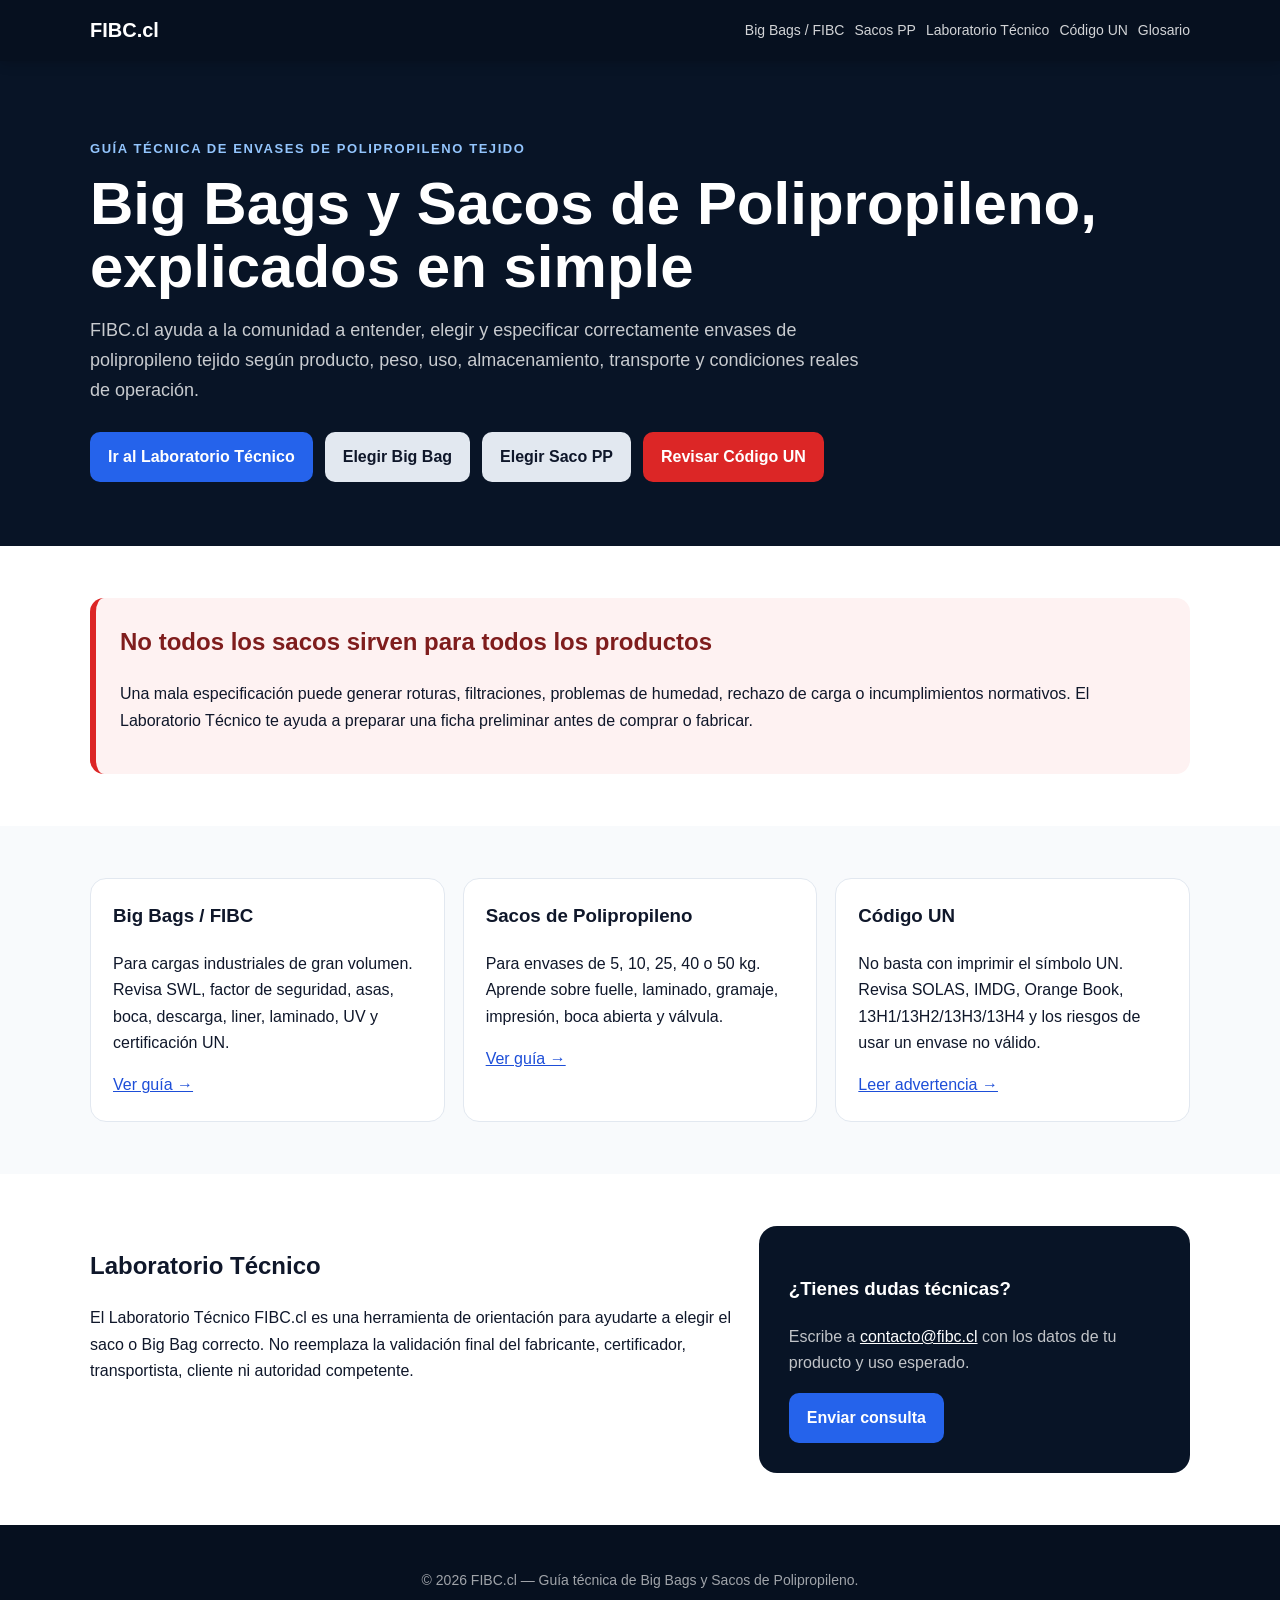
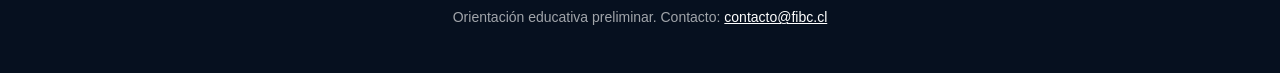
<file: index.html>
<!doctype html>
<html lang="es">
<head>
  <meta charset="utf-8">
  <meta name="viewport" content="width=device-width, initial-scale=1">
  <title>FIBC.cl — Guía técnica de Big Bags y Sacos PP</title>
  <meta name="description" content="FIBC.cl es una guía técnica educativa sobre Big Bags, FIBC y sacos de polipropileno. Te ayudamos a elegir el envase correcto según producto, peso, uso, transporte y condiciones reales de operación.">
  <link rel="canonical" href="https://www.fibc.cl/">
  <link rel="stylesheet" href="assets/style.css">
  <!-- Microsoft Clarity -->
  <script type="text/javascript">
    (function(c,l,a,r,i,t,y){
      c[a]=c[a]||function(){(c[a].q=c[a].q||[]).push(arguments)};
      t=l.createElement(r);t.async=1;t.src="https://www.clarity.ms/tag/"+i;
      y=l.getElementsByTagName(r)[0];y.parentNode.insertBefore(t,y);
    })(window, document, "clarity", "script", "y23brpm9v0");
  </script>
</head>
<body>
  <nav>
    <div class="wrap nav-wrap">
      <a class="logo" href="index.html">FIBC.cl</a>
      <div class="links">
        <a href="big-bags-fibc.html">Big Bags / FIBC</a>
        <a href="sacos-pp.html">Sacos PP</a>
        <a href="laboratorio-tecnico.html">Laboratorio Técnico</a>
        <a href="codigo-un.html">Código UN</a>
        <a href="glosario.html">Glosario</a>
      </div>
    </div>
  </nav>

  <header class="hero">
    <div class="wrap">
      <p class="eyebrow">Guía técnica de envases de polipropileno tejido</p>
      <h1>Big Bags y Sacos de Polipropileno, explicados en simple</h1>
      <p>FIBC.cl ayuda a la comunidad a entender, elegir y especificar correctamente envases de polipropileno tejido según producto, peso, uso, almacenamiento, transporte y condiciones reales de operación.</p>
      <div class="btns">
        <a class="btn" href="laboratorio-tecnico.html">Ir al Laboratorio Técnico</a>
        <a class="btn light" href="big-bags-fibc.html">Elegir Big Bag</a>
        <a class="btn light" href="sacos-pp.html">Elegir Saco PP</a>
        <a class="btn red" href="codigo-un.html">Revisar Código UN</a>
      </div>
    </div>
  </header>

  <section>
    <div class="wrap">
      <div class="warning">
        <h2>No todos los sacos sirven para todos los productos</h2>
        <p>Una mala especificación puede generar roturas, filtraciones, problemas de humedad, rechazo de carga o incumplimientos normativos. El Laboratorio Técnico te ayuda a preparar una ficha preliminar antes de comprar o fabricar.</p>
      </div>
    </div>
  </section>

  <section class="soft">
    <div class="wrap grid">
      <div class="card">
        <h3>Big Bags / FIBC</h3>
        <p>Para cargas industriales de gran volumen. Revisa SWL, factor de seguridad, asas, boca, descarga, liner, laminado, UV y certificación UN.</p>
        <a href="big-bags-fibc.html">Ver guía →</a>
      </div>
      <div class="card">
        <h3>Sacos de Polipropileno</h3>
        <p>Para envases de 5, 10, 25, 40 o 50 kg. Aprende sobre fuelle, laminado, gramaje, impresión, boca abierta y válvula.</p>
        <a href="sacos-pp.html">Ver guía →</a>
      </div>
      <div class="card">
        <h3>Código UN</h3>
        <p>No basta con imprimir el símbolo UN. Revisa SOLAS, IMDG, Orange Book, 13H1/13H2/13H3/13H4 y los riesgos de usar un envase no válido.</p>
        <a href="codigo-un.html">Leer advertencia →</a>
      </div>
    </div>
  </section>

  <section>
    <div class="wrap two-col">
      <div>
        <h2>Laboratorio Técnico</h2>
        <p>El Laboratorio Técnico FIBC.cl es una herramienta de orientación para ayudarte a elegir el saco o Big Bag correcto. No reemplaza la validación final del fabricante, certificador, transportista, cliente ni autoridad competente.</p>
      </div>
      <div class="cta">
        <h3>¿Tienes dudas técnicas?</h3>
        <p>Escribe a <a href="mailto:contacto@fibc.cl">contacto@fibc.cl</a> con los datos de tu producto y uso esperado.</p>
        <a class="btn" href="mailto:contacto@fibc.cl?subject=Consulta Laboratorio Técnico FIBC.cl">Enviar consulta</a>
      </div>
    </div>
  </section>

  <footer>
    <div class="wrap">
      <p>© 2026 FIBC.cl — Guía técnica de Big Bags y Sacos de Polipropileno.</p>
      <p>Orientación educativa preliminar. Contacto: <a href="mailto:contacto@fibc.cl">contacto@fibc.cl</a></p>
    </div>
  </footer>
</body>
</html>
</file>
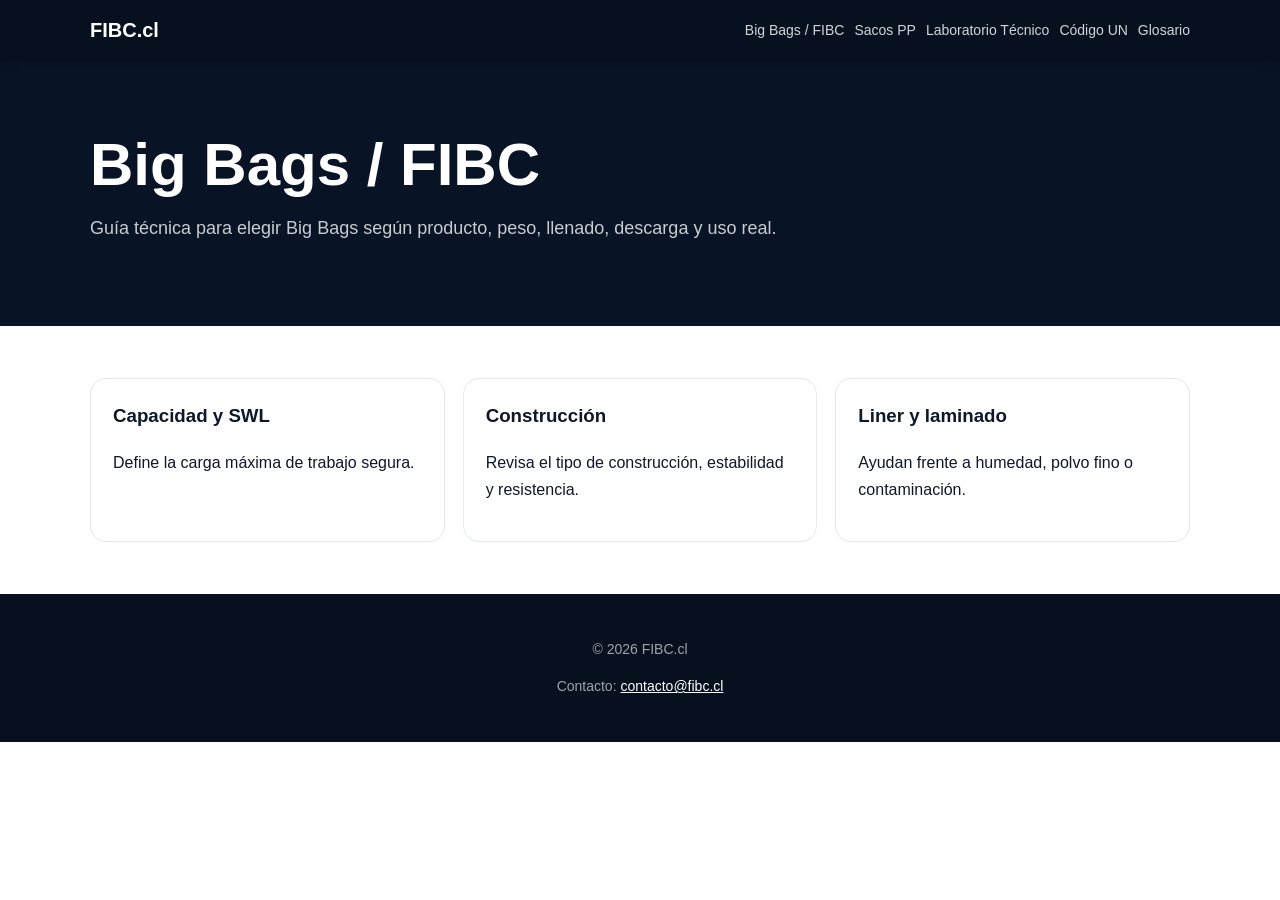
<file: big-bags-fibc.html>
<!doctype html><html lang="es"><head><meta charset="utf-8"><meta name="viewport" content="width=device-width, initial-scale=1"><title>Big Bags / FIBC — FIBC.cl</title><link rel="stylesheet" href="assets/style.css">  <!-- Microsoft Clarity -->
  <script type="text/javascript">
    (function(c,l,a,r,i,t,y){
      c[a]=c[a]||function(){(c[a].q=c[a].q||[]).push(arguments)};
      t=l.createElement(r);t.async=1;t.src="https://www.clarity.ms/tag/"+i;
      y=l.getElementsByTagName(r)[0];y.parentNode.insertBefore(t,y);
    })(window, document, "clarity", "script", "y23brpm9v0");
  </script>
</head><body><nav><div class="wrap nav-wrap"><a class="logo" href="index.html">FIBC.cl</a><div class="links"><a href="big-bags-fibc.html">Big Bags / FIBC</a><a href="sacos-pp.html">Sacos PP</a><a href="laboratorio-tecnico.html">Laboratorio Técnico</a><a href="codigo-un.html">Código UN</a><a href="glosario.html">Glosario</a></div></div></nav><header class="hero"><div class="wrap"><h1>Big Bags / FIBC</h1><p>Guía técnica para elegir Big Bags según producto, peso, llenado, descarga y uso real.</p></div></header><section><div class="wrap grid"><div class="card"><h3>Capacidad y SWL</h3><p>Define la carga máxima de trabajo segura.</p></div><div class="card"><h3>Construcción</h3><p>Revisa el tipo de construcción, estabilidad y resistencia.</p></div><div class="card"><h3>Liner y laminado</h3><p>Ayudan frente a humedad, polvo fino o contaminación.</p></div></div></section><footer><div class="wrap"><p>© 2026 FIBC.cl</p><p>Contacto: <a href="mailto:contacto@fibc.cl">contacto@fibc.cl</a></p></div></footer></body></html>
</file>
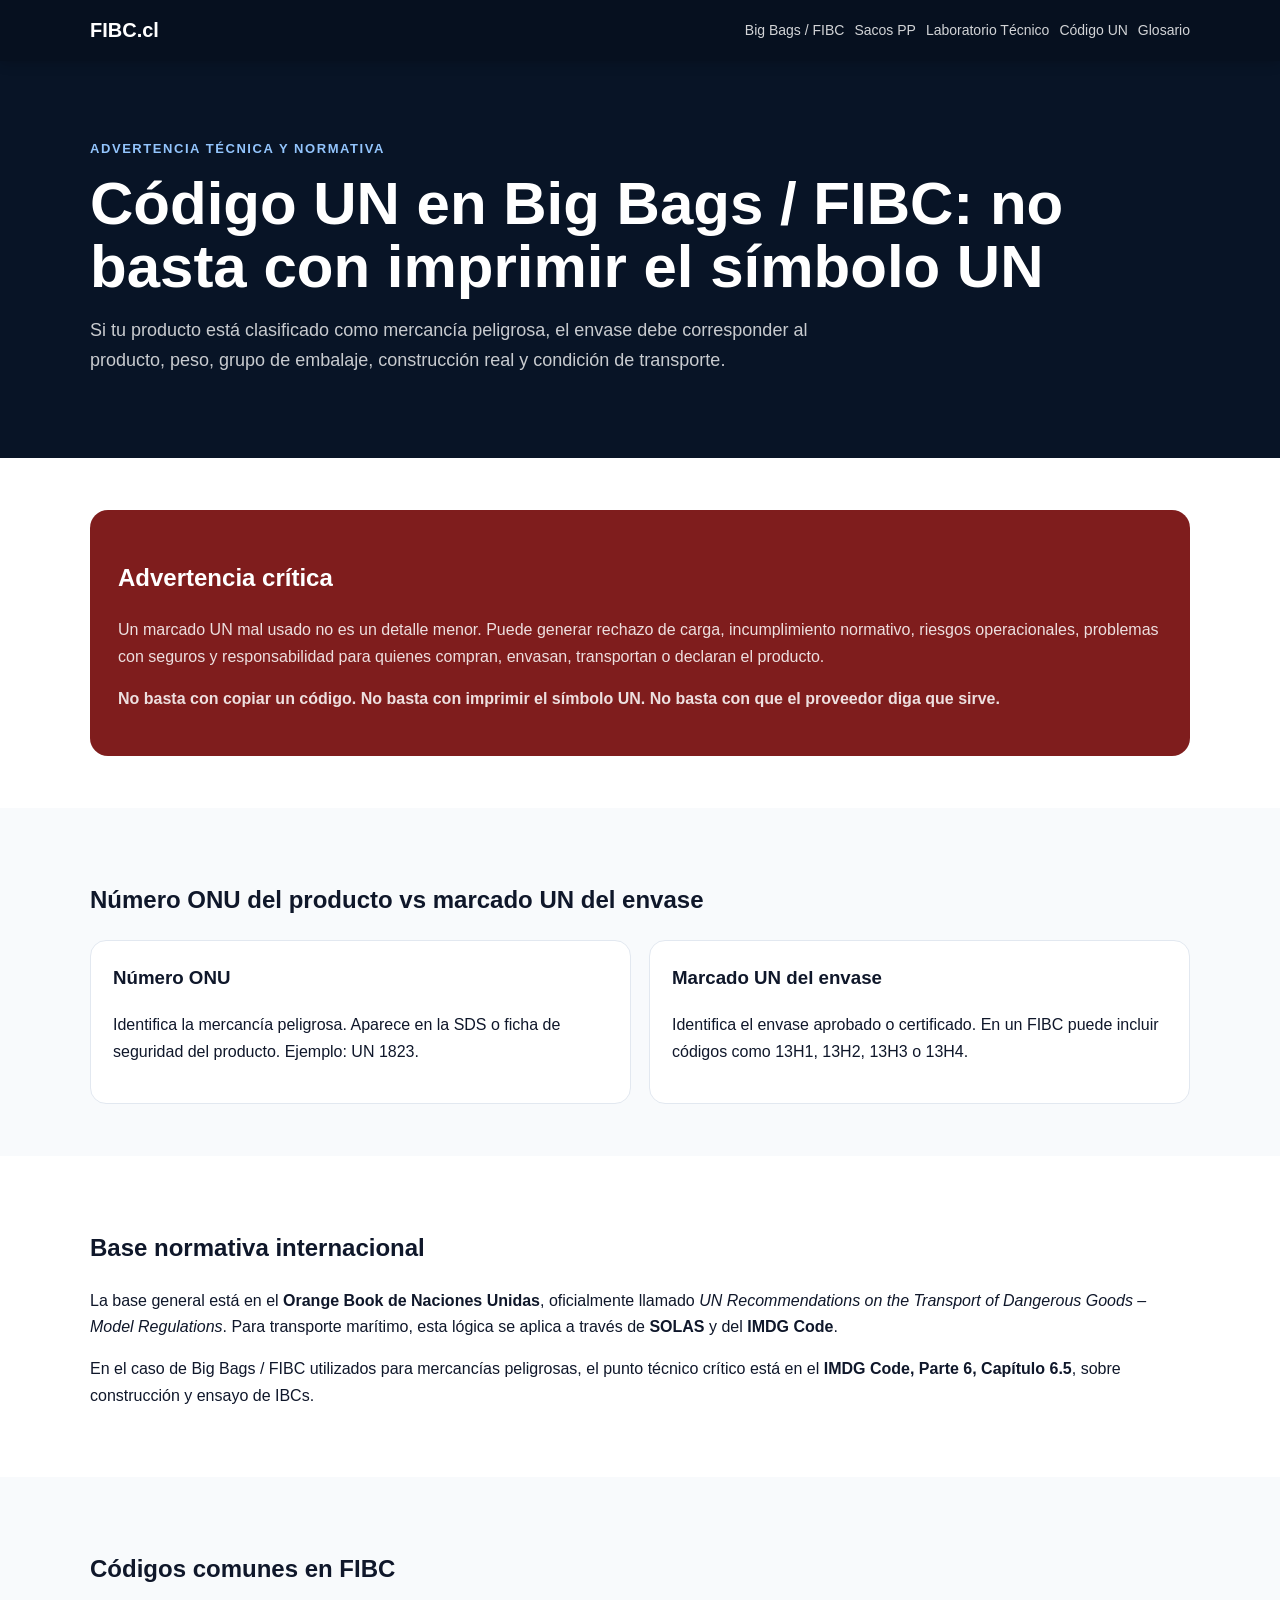
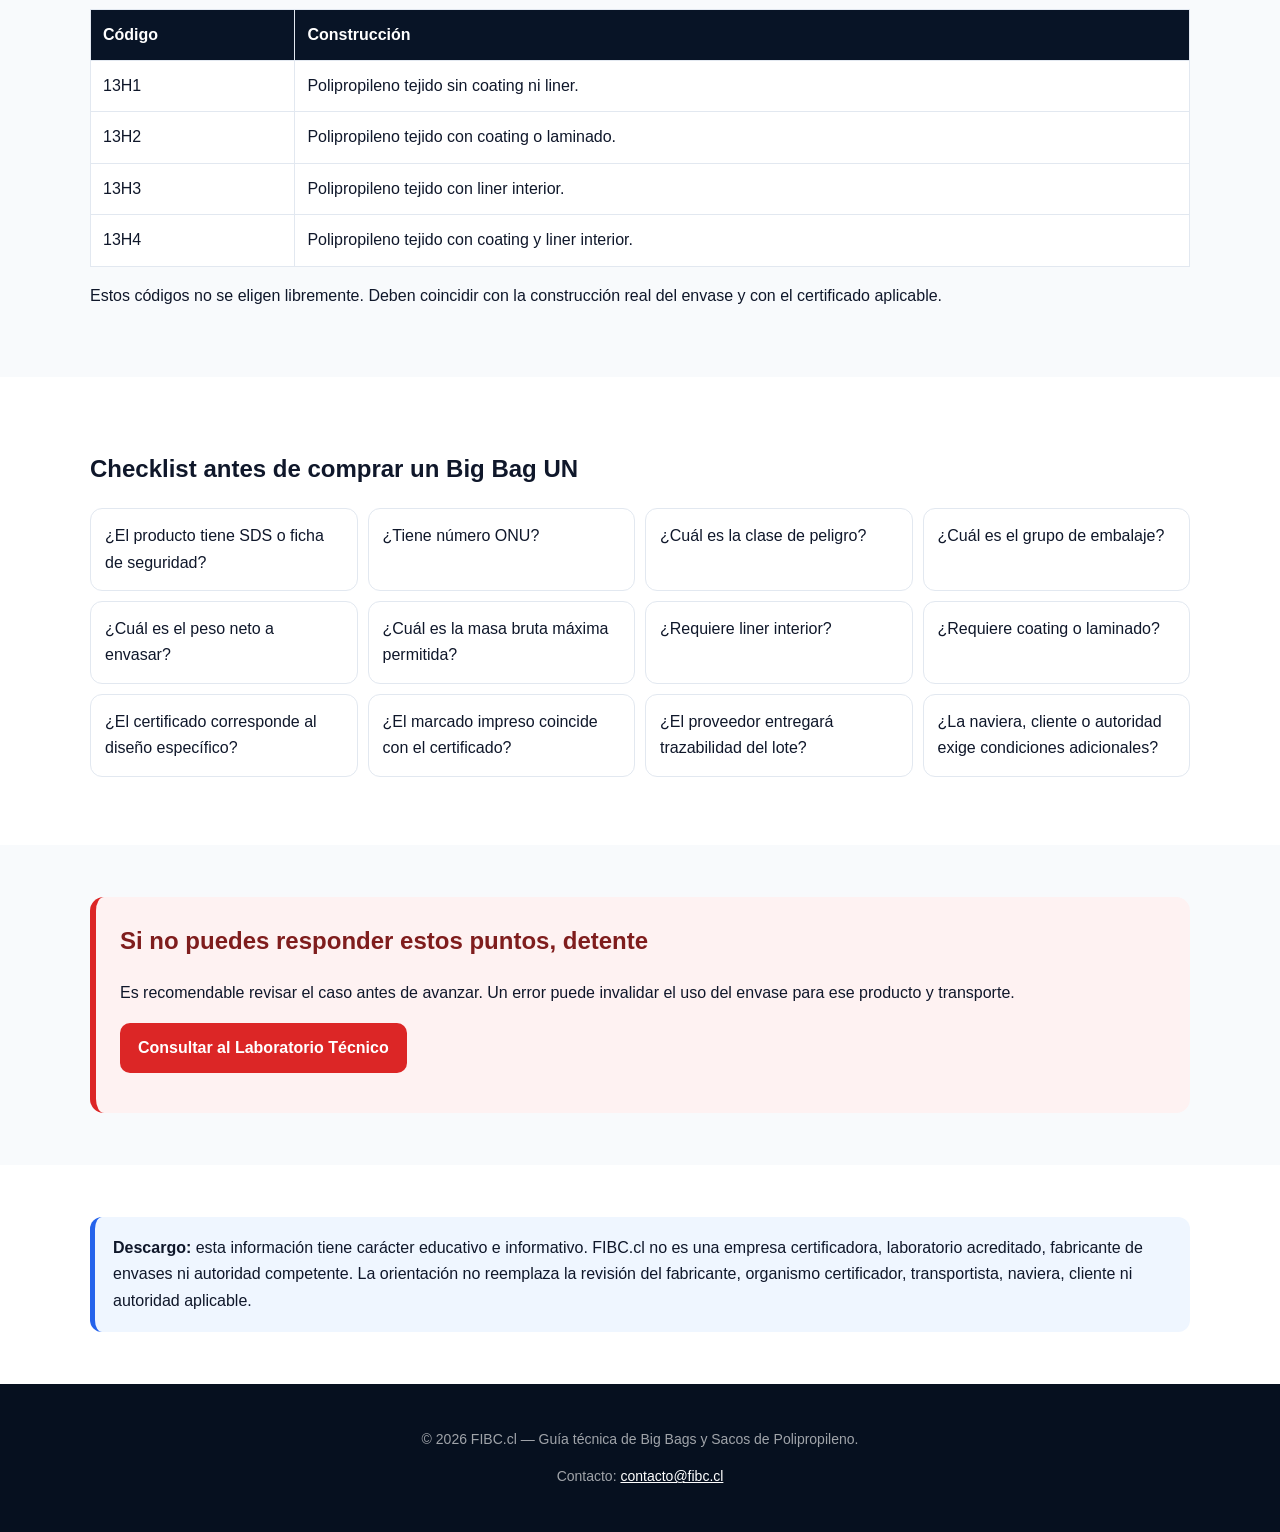
<file: codigo-un.html>
<!doctype html><html lang="es"><head><meta charset="utf-8"><meta name="viewport" content="width=device-width, initial-scale=1"><title>Código UN en Big Bags / FIBC: SOLAS, IMDG y riesgos | FIBC.cl</title><meta name="description" content="Advertencia técnica: Código UN en Big Bags/FIBC, Orange Book, SOLAS, IMDG Capítulo 6.5, 13H1, 13H2, 13H3, 13H4 y checklist antes de comprar."><link rel="canonical" href="https://www.fibc.cl/codigo-un.html"><link rel="stylesheet" href="assets/style.css">  <!-- Microsoft Clarity -->
  <script type="text/javascript">
    (function(c,l,a,r,i,t,y){
      c[a]=c[a]||function(){(c[a].q=c[a].q||[]).push(arguments)};
      t=l.createElement(r);t.async=1;t.src="https://www.clarity.ms/tag/"+i;
      y=l.getElementsByTagName(r)[0];y.parentNode.insertBefore(t,y);
    })(window, document, "clarity", "script", "y23brpm9v0");
  </script>
</head><body><nav><div class="wrap nav-wrap"><a class="logo" href="index.html">FIBC.cl</a><div class="links"><a href="big-bags-fibc.html">Big Bags / FIBC</a><a href="sacos-pp.html">Sacos PP</a><a href="laboratorio-tecnico.html">Laboratorio Técnico</a><a href="codigo-un.html">Código UN</a><a href="glosario.html">Glosario</a></div></div></nav><header class="hero"><div class="wrap"><p class="eyebrow">Advertencia técnica y normativa</p><h1>Código UN en Big Bags / FIBC: no basta con imprimir el símbolo UN</h1><p>Si tu producto está clasificado como mercancía peligrosa, el envase debe corresponder al producto, peso, grupo de embalaje, construcción real y condición de transporte.</p></div></header><section><div class="wrap"><div class="danger"><h2>Advertencia crítica</h2><p>Un marcado UN mal usado no es un detalle menor. Puede generar rechazo de carga, incumplimiento normativo, riesgos operacionales, problemas con seguros y responsabilidad para quienes compran, envasan, transportan o declaran el producto.</p><p><strong>No basta con copiar un código. No basta con imprimir el símbolo UN. No basta con que el proveedor diga que sirve.</strong></p></div></div></section><section class="soft"><div class="wrap"><h2>Número ONU del producto vs marcado UN del envase</h2><div class="grid"><div class="card"><h3>Número ONU</h3><p>Identifica la mercancía peligrosa. Aparece en la SDS o ficha de seguridad del producto. Ejemplo: UN 1823.</p></div><div class="card"><h3>Marcado UN del envase</h3><p>Identifica el envase aprobado o certificado. En un FIBC puede incluir códigos como 13H1, 13H2, 13H3 o 13H4.</p></div></div></div></section><section><div class="wrap"><h2>Base normativa internacional</h2><p>La base general está en el <strong>Orange Book de Naciones Unidas</strong>, oficialmente llamado <em>UN Recommendations on the Transport of Dangerous Goods – Model Regulations</em>. Para transporte marítimo, esta lógica se aplica a través de <strong>SOLAS</strong> y del <strong>IMDG Code</strong>.</p><p>En el caso de Big Bags / FIBC utilizados para mercancías peligrosas, el punto técnico crítico está en el <strong>IMDG Code, Parte 6, Capítulo 6.5</strong>, sobre construcción y ensayo de IBCs.</p></div></section><section class="soft"><div class="wrap"><h2>Códigos comunes en FIBC</h2><table class="table"><tr><th>Código</th><th>Construcción</th></tr><tr><td>13H1</td><td>Polipropileno tejido sin coating ni liner.</td></tr><tr><td>13H2</td><td>Polipropileno tejido con coating o laminado.</td></tr><tr><td>13H3</td><td>Polipropileno tejido con liner interior.</td></tr><tr><td>13H4</td><td>Polipropileno tejido con coating y liner interior.</td></tr></table><p>Estos códigos no se eligen libremente. Deben coincidir con la construcción real del envase y con el certificado aplicable.</p></div></section><section><div class="wrap"><h2>Checklist antes de comprar un Big Bag UN</h2><ul class="checklist"><li>¿El producto tiene SDS o ficha de seguridad?</li><li>¿Tiene número ONU?</li><li>¿Cuál es la clase de peligro?</li><li>¿Cuál es el grupo de embalaje?</li><li>¿Cuál es el peso neto a envasar?</li><li>¿Cuál es la masa bruta máxima permitida?</li><li>¿Requiere liner interior?</li><li>¿Requiere coating o laminado?</li><li>¿El certificado corresponde al diseño específico?</li><li>¿El marcado impreso coincide con el certificado?</li><li>¿El proveedor entregará trazabilidad del lote?</li><li>¿La naviera, cliente o autoridad exige condiciones adicionales?</li></ul></div></section><section class="soft"><div class="wrap"><div class="warning"><h2>Si no puedes responder estos puntos, detente</h2><p>Es recomendable revisar el caso antes de avanzar. Un error puede invalidar el uso del envase para ese producto y transporte.</p><p><a class="btn red" href="mailto:contacto@fibc.cl?subject=Consulta Código UN FIBC.cl">Consultar al Laboratorio Técnico</a></p></div></div></section><section><div class="wrap notice"><strong>Descargo:</strong> esta información tiene carácter educativo e informativo. FIBC.cl no es una empresa certificadora, laboratorio acreditado, fabricante de envases ni autoridad competente. La orientación no reemplaza la revisión del fabricante, organismo certificador, transportista, naviera, cliente ni autoridad aplicable.</div></section><footer><div class="wrap"><p>© 2026 FIBC.cl — Guía técnica de Big Bags y Sacos de Polipropileno.</p><p>Contacto: <a href="mailto:contacto@fibc.cl">contacto@fibc.cl</a></p></div></footer></body></html>
</file>
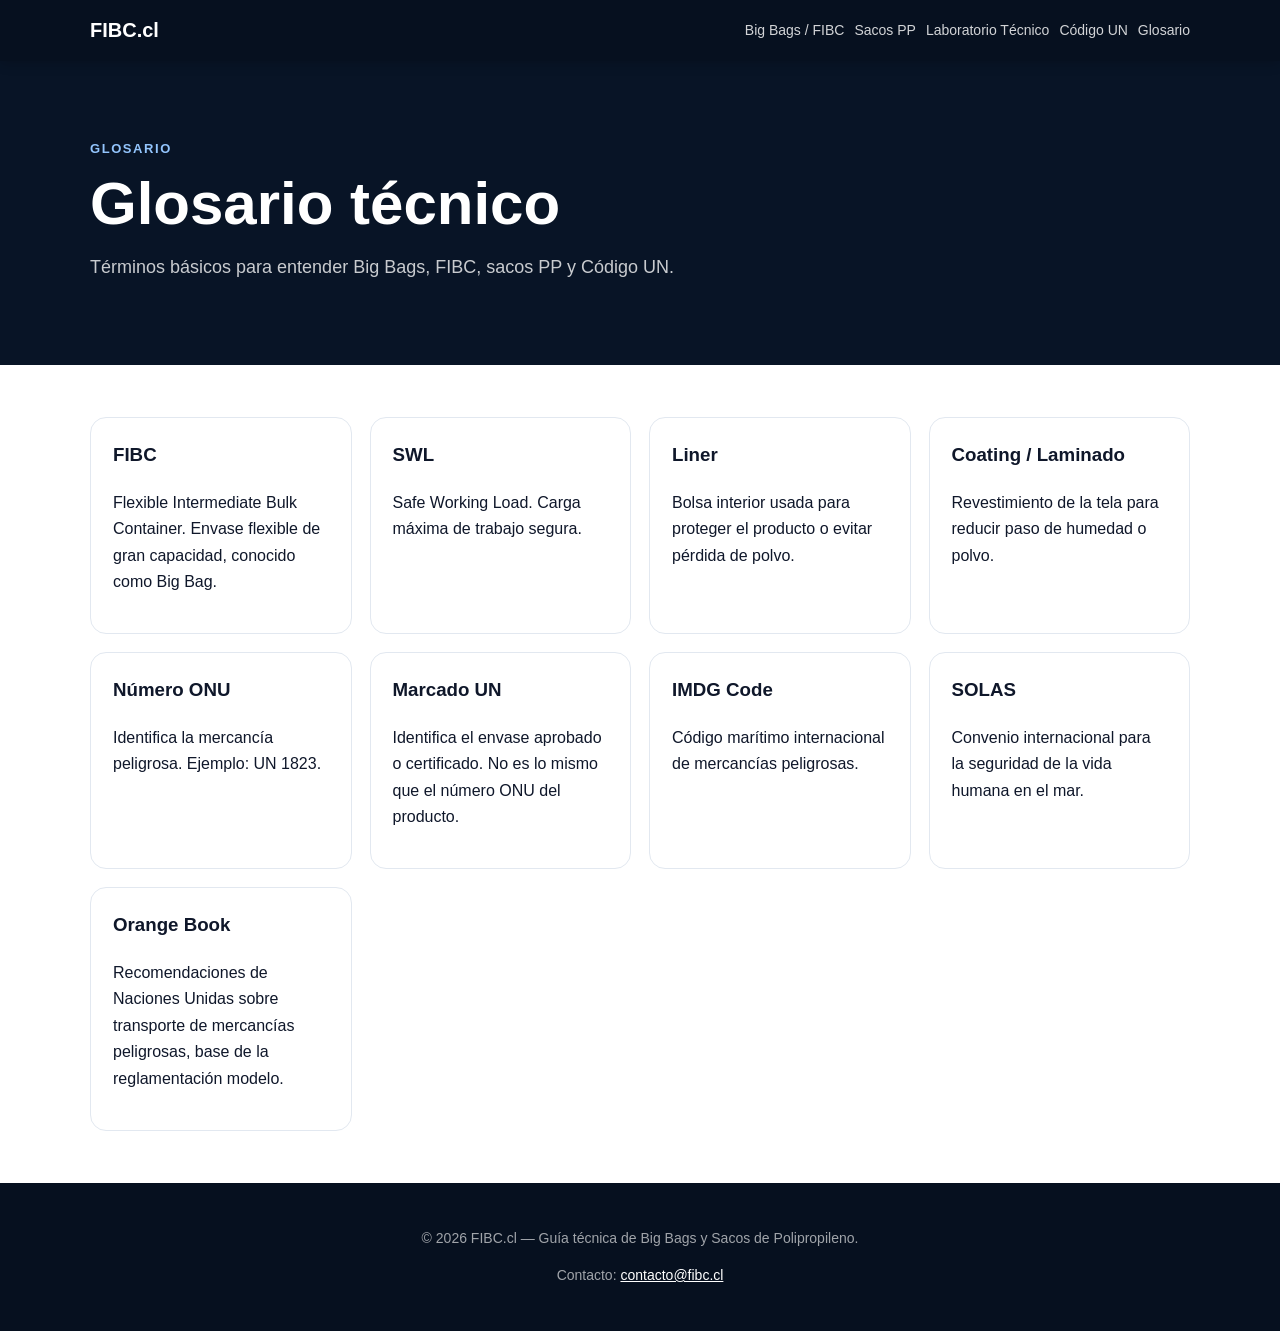
<file: glosario.html>
<!doctype html><html lang="es"><head><meta charset="utf-8"><meta name="viewport" content="width=device-width, initial-scale=1"><title>Glosario técnico FIBC y Sacos PP — FIBC.cl</title><meta name="description" content="Glosario técnico de FIBC, Big Bags, sacos PP, SWL, liner, coating, número ONU, marcado UN, IMDG y SOLAS."><link rel="stylesheet" href="assets/style.css">  <!-- Microsoft Clarity -->
  <script type="text/javascript">
    (function(c,l,a,r,i,t,y){
      c[a]=c[a]||function(){(c[a].q=c[a].q||[]).push(arguments)};
      t=l.createElement(r);t.async=1;t.src="https://www.clarity.ms/tag/"+i;
      y=l.getElementsByTagName(r)[0];y.parentNode.insertBefore(t,y);
    })(window, document, "clarity", "script", "y23brpm9v0");
  </script>
</head><body><nav><div class="wrap nav-wrap"><a class="logo" href="index.html">FIBC.cl</a><div class="links"><a href="big-bags-fibc.html">Big Bags / FIBC</a><a href="sacos-pp.html">Sacos PP</a><a href="laboratorio-tecnico.html">Laboratorio Técnico</a><a href="codigo-un.html">Código UN</a><a href="glosario.html">Glosario</a></div></div></nav><header class="hero"><div class="wrap"><p class="eyebrow">Glosario</p><h1>Glosario técnico</h1><p>Términos básicos para entender Big Bags, FIBC, sacos PP y Código UN.</p></div></header><section><div class="wrap grid"><div class="card"><h3>FIBC</h3><p>Flexible Intermediate Bulk Container. Envase flexible de gran capacidad, conocido como Big Bag.</p></div><div class="card"><h3>SWL</h3><p>Safe Working Load. Carga máxima de trabajo segura.</p></div><div class="card"><h3>Liner</h3><p>Bolsa interior usada para proteger el producto o evitar pérdida de polvo.</p></div><div class="card"><h3>Coating / Laminado</h3><p>Revestimiento de la tela para reducir paso de humedad o polvo.</p></div><div class="card"><h3>Número ONU</h3><p>Identifica la mercancía peligrosa. Ejemplo: UN 1823.</p></div><div class="card"><h3>Marcado UN</h3><p>Identifica el envase aprobado o certificado. No es lo mismo que el número ONU del producto.</p></div><div class="card"><h3>IMDG Code</h3><p>Código marítimo internacional de mercancías peligrosas.</p></div><div class="card"><h3>SOLAS</h3><p>Convenio internacional para la seguridad de la vida humana en el mar.</p></div><div class="card"><h3>Orange Book</h3><p>Recomendaciones de Naciones Unidas sobre transporte de mercancías peligrosas, base de la reglamentación modelo.</p></div></div></section><footer><div class="wrap"><p>© 2026 FIBC.cl — Guía técnica de Big Bags y Sacos de Polipropileno.</p><p>Contacto: <a href="mailto:contacto@fibc.cl">contacto@fibc.cl</a></p></div></footer></body></html>
</file>
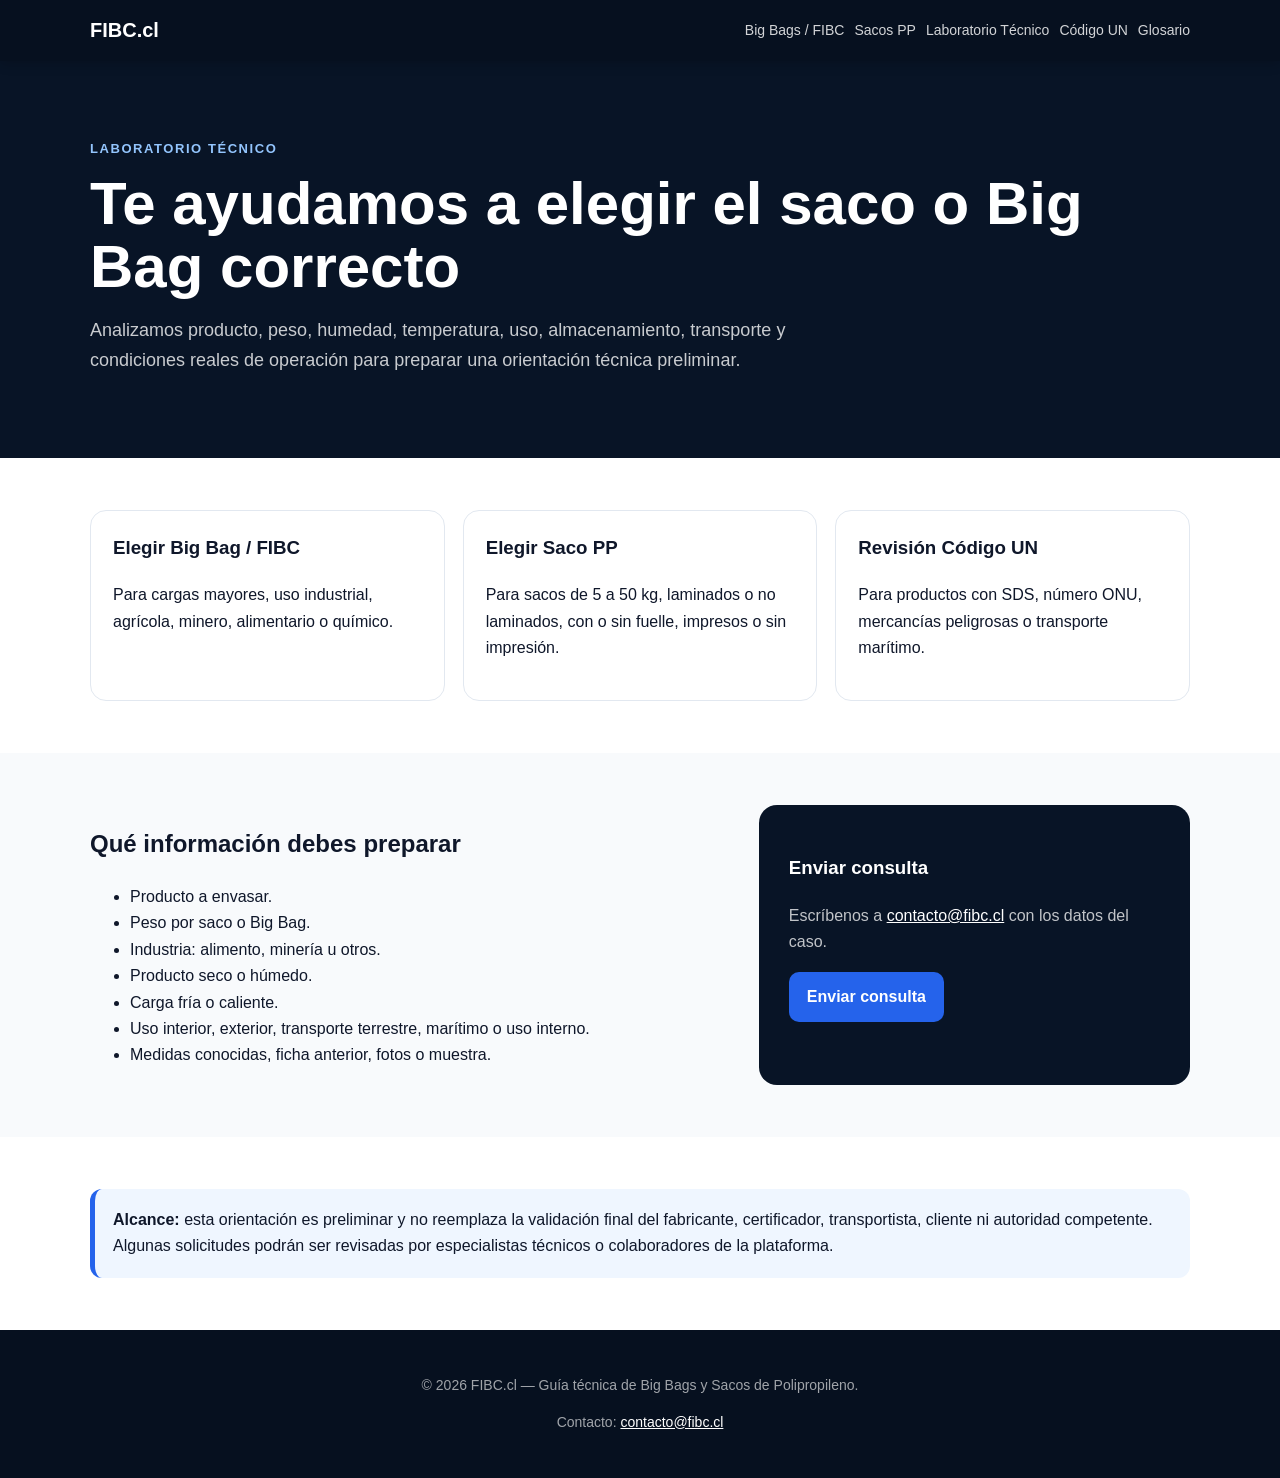
<file: laboratorio-tecnico.html>
<!doctype html><html lang="es"><head><meta charset="utf-8"><meta name="viewport" content="width=device-width, initial-scale=1"><title>Laboratorio Técnico FIBC.cl</title><meta name="description" content="Laboratorio Técnico FIBC.cl: orientación para elegir sacos de polipropileno y Big Bags."><link rel="stylesheet" href="assets/style.css">  <!-- Microsoft Clarity -->
  <script type="text/javascript">
    (function(c,l,a,r,i,t,y){
      c[a]=c[a]||function(){(c[a].q=c[a].q||[]).push(arguments)};
      t=l.createElement(r);t.async=1;t.src="https://www.clarity.ms/tag/"+i;
      y=l.getElementsByTagName(r)[0];y.parentNode.insertBefore(t,y);
    })(window, document, "clarity", "script", "y23brpm9v0");
  </script>
</head><body><nav><div class="wrap nav-wrap"><a class="logo" href="index.html">FIBC.cl</a><div class="links"><a href="big-bags-fibc.html">Big Bags / FIBC</a><a href="sacos-pp.html">Sacos PP</a><a href="laboratorio-tecnico.html">Laboratorio Técnico</a><a href="codigo-un.html">Código UN</a><a href="glosario.html">Glosario</a></div></div></nav><header class="hero"><div class="wrap"><p class="eyebrow">Laboratorio Técnico</p><h1>Te ayudamos a elegir el saco o Big Bag correcto</h1><p>Analizamos producto, peso, humedad, temperatura, uso, almacenamiento, transporte y condiciones reales de operación para preparar una orientación técnica preliminar.</p></div></header><section><div class="wrap grid"><div class="card"><h3>Elegir Big Bag / FIBC</h3><p>Para cargas mayores, uso industrial, agrícola, minero, alimentario o químico.</p></div><div class="card"><h3>Elegir Saco PP</h3><p>Para sacos de 5 a 50 kg, laminados o no laminados, con o sin fuelle, impresos o sin impresión.</p></div><div class="card"><h3>Revisión Código UN</h3><p>Para productos con SDS, número ONU, mercancías peligrosas o transporte marítimo.</p></div></div></section><section class="soft"><div class="wrap two-col"><div><h2>Qué información debes preparar</h2><ul><li>Producto a envasar.</li><li>Peso por saco o Big Bag.</li><li>Industria: alimento, minería u otros.</li><li>Producto seco o húmedo.</li><li>Carga fría o caliente.</li><li>Uso interior, exterior, transporte terrestre, marítimo o uso interno.</li><li>Medidas conocidas, ficha anterior, fotos o muestra.</li></ul></div><div class="cta"><h3>Enviar consulta</h3><p>Escríbenos a <a href="mailto:contacto@fibc.cl">contacto@fibc.cl</a> con los datos del caso.</p><a class="btn" href="mailto:contacto@fibc.cl?subject=Consulta Laboratorio Técnico FIBC.cl">Enviar consulta</a></div></div></section><section><div class="wrap"><div class="notice"><strong>Alcance:</strong> esta orientación es preliminar y no reemplaza la validación final del fabricante, certificador, transportista, cliente ni autoridad competente. Algunas solicitudes podrán ser revisadas por especialistas técnicos o colaboradores de la plataforma.</div></div></section><footer><div class="wrap"><p>© 2026 FIBC.cl — Guía técnica de Big Bags y Sacos de Polipropileno.</p><p>Contacto: <a href="mailto:contacto@fibc.cl">contacto@fibc.cl</a></p></div></footer></body></html>
</file>
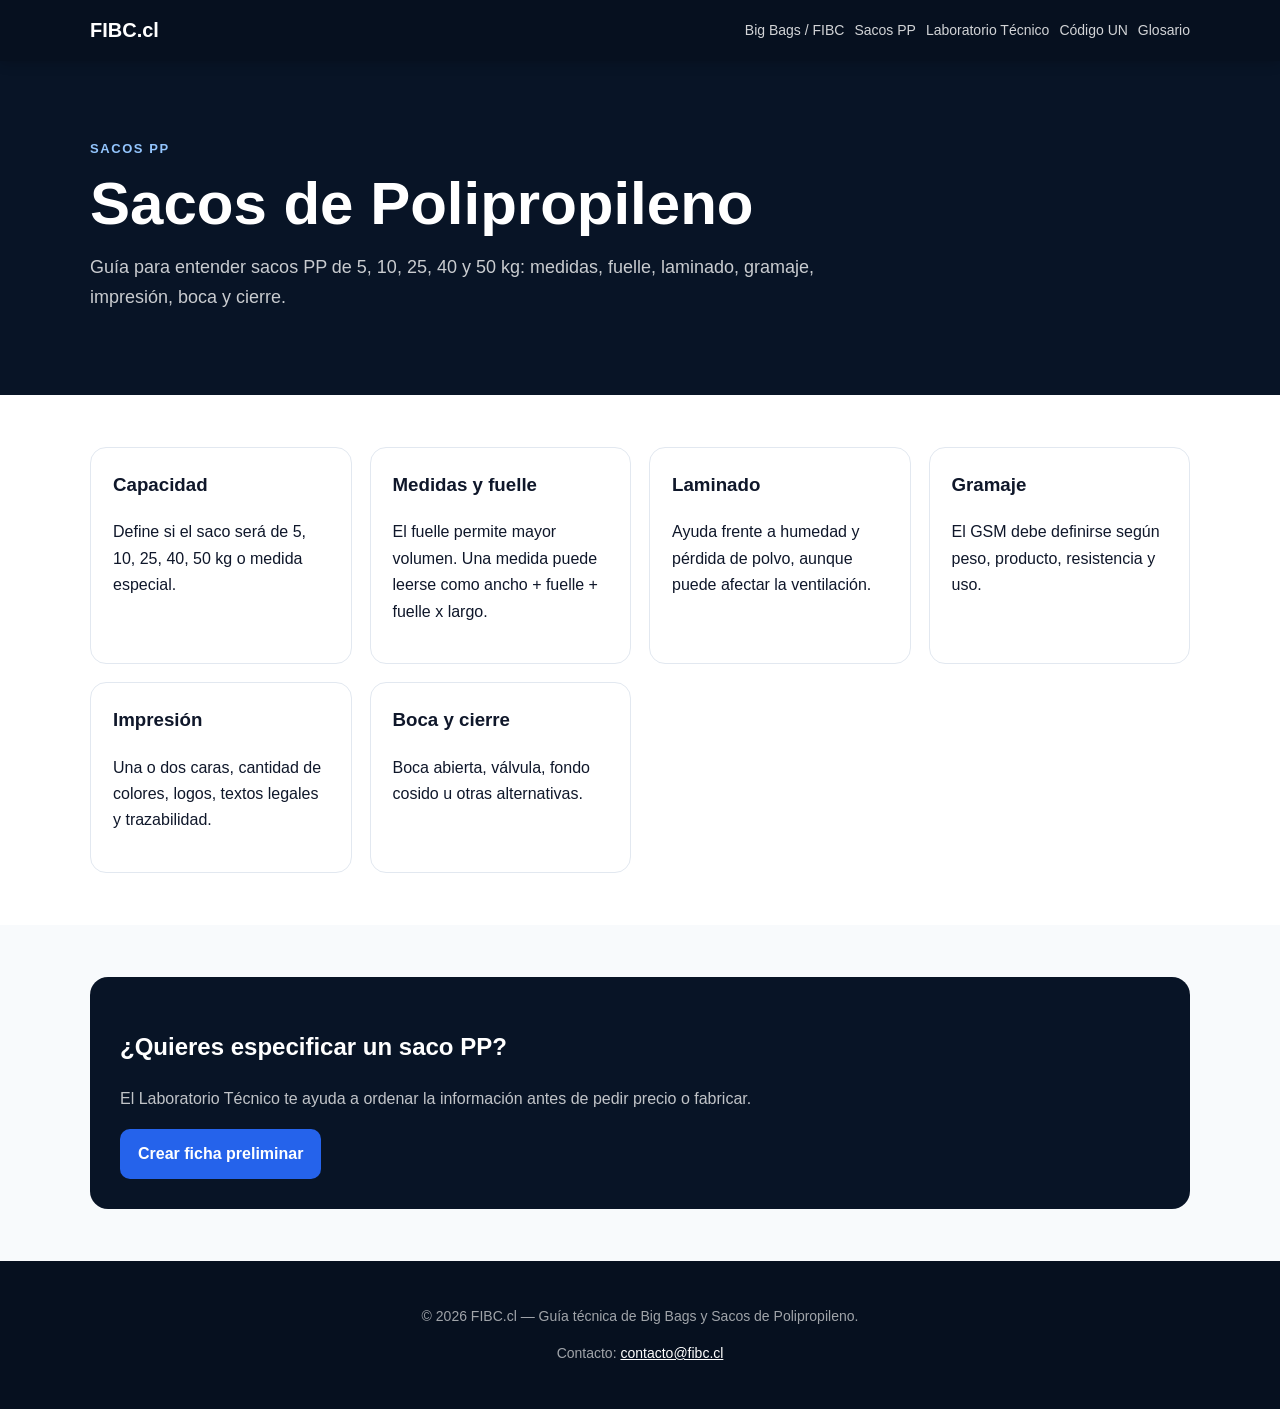
<file: sacos-pp.html>
<!doctype html><html lang="es"><head><meta charset="utf-8"><meta name="viewport" content="width=device-width, initial-scale=1"><title>Sacos de Polipropileno — FIBC.cl</title><meta name="description" content="Guía para elegir sacos de polipropileno de 5 a 50 kg: medidas, fuelle, laminado, gramaje e impresión."><link rel="stylesheet" href="assets/style.css">  <!-- Microsoft Clarity -->
  <script type="text/javascript">
    (function(c,l,a,r,i,t,y){
      c[a]=c[a]||function(){(c[a].q=c[a].q||[]).push(arguments)};
      t=l.createElement(r);t.async=1;t.src="https://www.clarity.ms/tag/"+i;
      y=l.getElementsByTagName(r)[0];y.parentNode.insertBefore(t,y);
    })(window, document, "clarity", "script", "y23brpm9v0");
  </script>
</head><body><nav><div class="wrap nav-wrap"><a class="logo" href="index.html">FIBC.cl</a><div class="links"><a href="big-bags-fibc.html">Big Bags / FIBC</a><a href="sacos-pp.html">Sacos PP</a><a href="laboratorio-tecnico.html">Laboratorio Técnico</a><a href="codigo-un.html">Código UN</a><a href="glosario.html">Glosario</a></div></div></nav><header class="hero"><div class="wrap"><p class="eyebrow">Sacos PP</p><h1>Sacos de Polipropileno</h1><p>Guía para entender sacos PP de 5, 10, 25, 40 y 50 kg: medidas, fuelle, laminado, gramaje, impresión, boca y cierre.</p></div></header><section><div class="wrap grid"><div class="card"><h3>Capacidad</h3><p>Define si el saco será de 5, 10, 25, 40, 50 kg o medida especial.</p></div><div class="card"><h3>Medidas y fuelle</h3><p>El fuelle permite mayor volumen. Una medida puede leerse como ancho + fuelle + fuelle x largo.</p></div><div class="card"><h3>Laminado</h3><p>Ayuda frente a humedad y pérdida de polvo, aunque puede afectar la ventilación.</p></div><div class="card"><h3>Gramaje</h3><p>El GSM debe definirse según peso, producto, resistencia y uso.</p></div><div class="card"><h3>Impresión</h3><p>Una o dos caras, cantidad de colores, logos, textos legales y trazabilidad.</p></div><div class="card"><h3>Boca y cierre</h3><p>Boca abierta, válvula, fondo cosido u otras alternativas.</p></div></div></section><section class="soft"><div class="wrap cta"><h2>¿Quieres especificar un saco PP?</h2><p>El Laboratorio Técnico te ayuda a ordenar la información antes de pedir precio o fabricar.</p><a class="btn" href="laboratorio-tecnico.html">Crear ficha preliminar</a></div></section><footer><div class="wrap"><p>© 2026 FIBC.cl — Guía técnica de Big Bags y Sacos de Polipropileno.</p><p>Contacto: <a href="mailto:contacto@fibc.cl">contacto@fibc.cl</a></p></div></footer></body></html>
</file>
<file: assets/style.css>
*{box-sizing:border-box}body{margin:0;font-family:Inter,Arial,sans-serif;color:#0f172a;background:#fff;line-height:1.65}a{color:#1d4ed8}nav{background:#06101f;color:#fff;padding:14px 24px;position:sticky;top:0;z-index:10;box-shadow:0 2px 12px rgba(0,0,0,.2)}.wrap{max-width:1100px;margin:auto}.nav-wrap{display:flex;gap:18px;align-items:center;justify-content:space-between}.logo{font-weight:900;color:#fff;text-decoration:none;font-size:20px}.links{display:flex;flex-wrap:wrap;gap:10px}.links a{color:rgba(255,255,255,.82);text-decoration:none;font-size:14px}.links a:hover{color:#fff}.hero{background:#081426;color:#fff;padding:64px 24px}.hero h1{font-size:clamp(34px,5vw,60px);line-height:1.05;margin:8px 0 16px}.hero p{max-width:780px;color:rgba(255,255,255,.78);font-size:18px}.eyebrow{font-size:13px!important;text-transform:uppercase;letter-spacing:.12em;color:#93c5fd!important;font-weight:800}.btns{display:flex;flex-wrap:wrap;gap:12px;margin-top:26px}.btn{display:inline-block;padding:12px 18px;border-radius:10px;text-decoration:none;font-weight:800;background:#2563eb;color:#fff}.btn.red{background:#dc2626}.btn.light{background:#e2e8f0;color:#0f172a}section{padding:52px 24px}.soft{background:#f8fafc}.grid{display:grid;grid-template-columns:repeat(auto-fit,minmax(250px,1fr));gap:18px}.two-col{display:grid;grid-template-columns:1.2fr .8fr;gap:22px}.card{border:1px solid #e2e8f0;border-radius:16px;padding:22px;background:#fff}.card h3{margin-top:0}.warning{background:#fef2f2;border-left:6px solid #dc2626;padding:24px;border-radius:14px}.warning h2{margin-top:0;color:#7f1d1d}.cta{background:#081426;color:#fff;border-radius:18px;padding:30px}.cta p{color:rgba(255,255,255,.75)}.cta a{color:#fff}.notice{background:#eff6ff;border-left:5px solid #2563eb;border-radius:12px;padding:18px}.danger{background:#7f1d1d;color:#fff;border-radius:18px;padding:28px}.danger p{color:rgba(255,255,255,.86)}.checklist{display:grid;grid-template-columns:repeat(auto-fit,minmax(240px,1fr));gap:10px;padding:0;list-style:none}.checklist li{background:#fff;border:1px solid #e2e8f0;border-radius:12px;padding:14px}.table{width:100%;border-collapse:collapse;background:#fff}.table th,.table td{border:1px solid #e2e8f0;padding:12px;text-align:left}.table th{background:#081426;color:#fff}footer{background:#06101f;color:rgba(255,255,255,.62);padding:30px 24px;text-align:center;font-size:14px}footer a{color:#fff}@media(max-width:760px){.nav-wrap,.two-col{display:block}.links{margin-top:12px}.hero{padding:48px 20px}.hero h1{font-size:36px}section{padding:40px 20px}}
</file>
